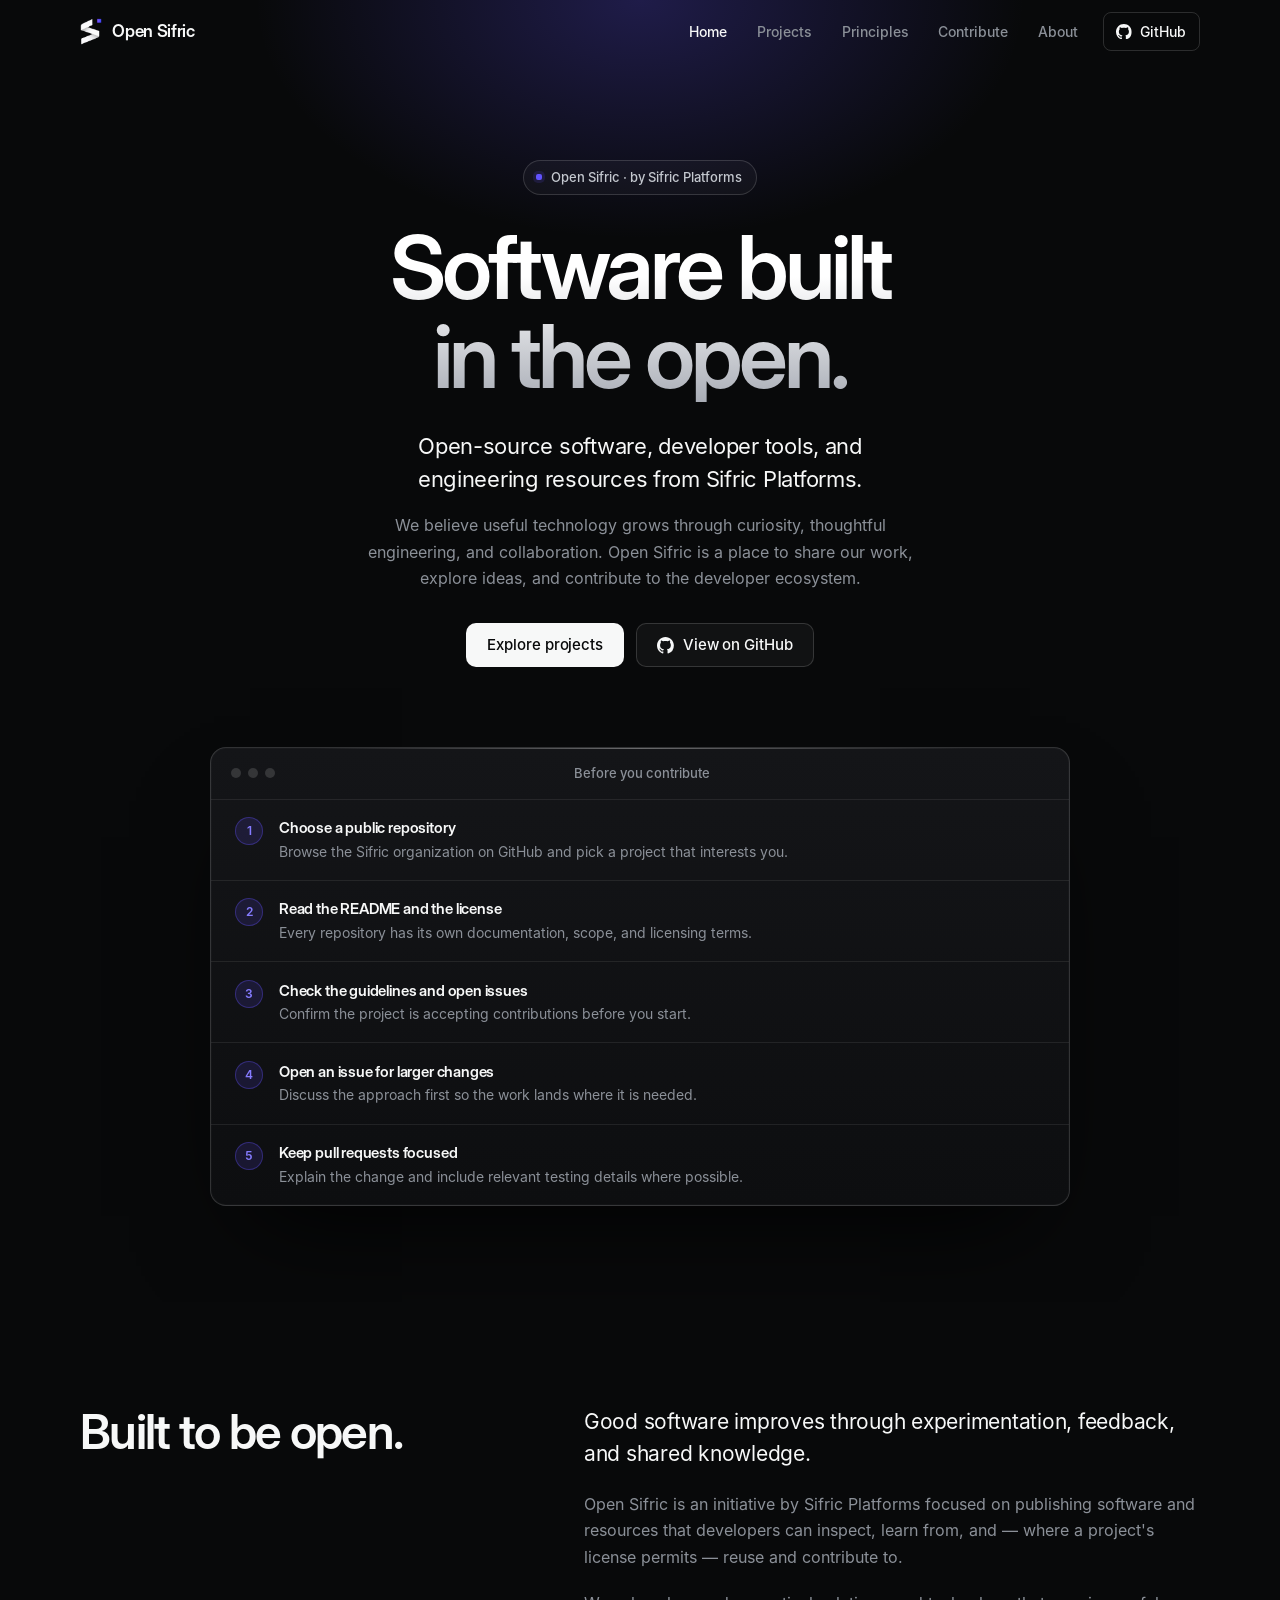
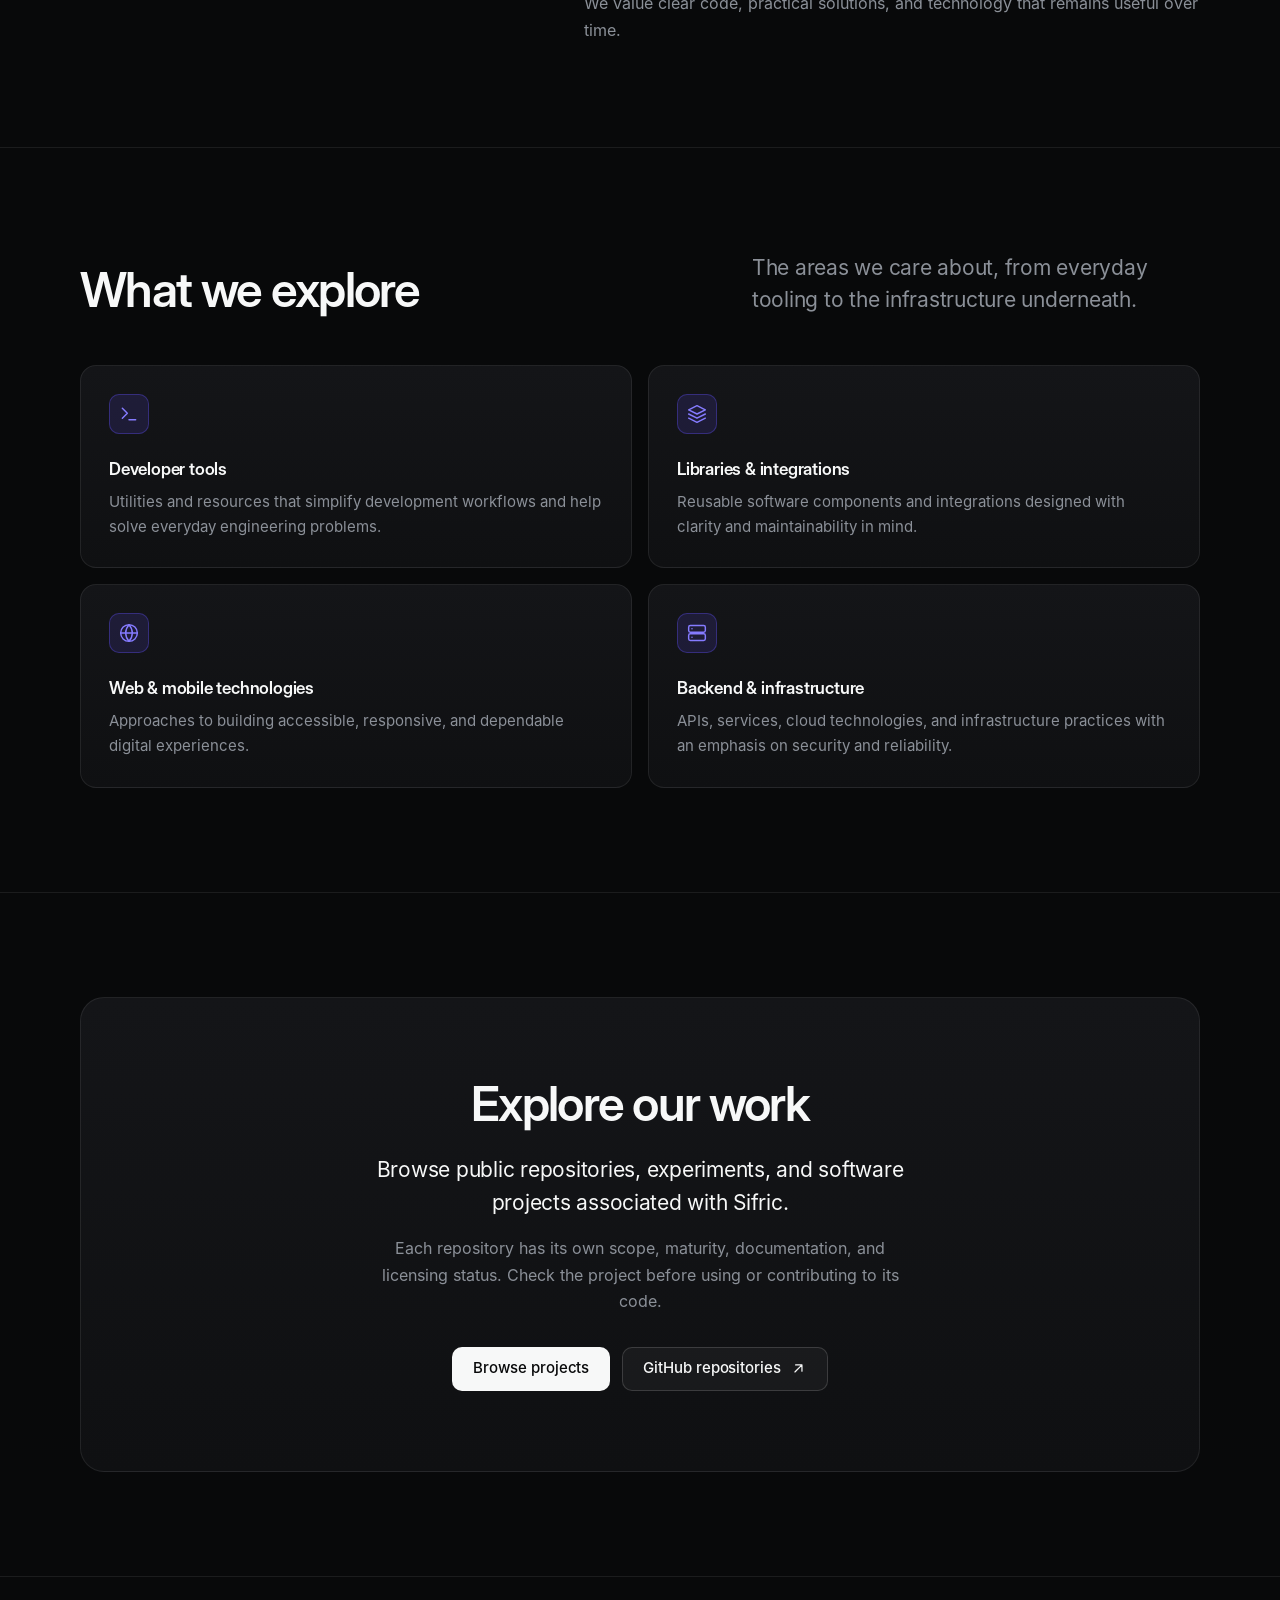
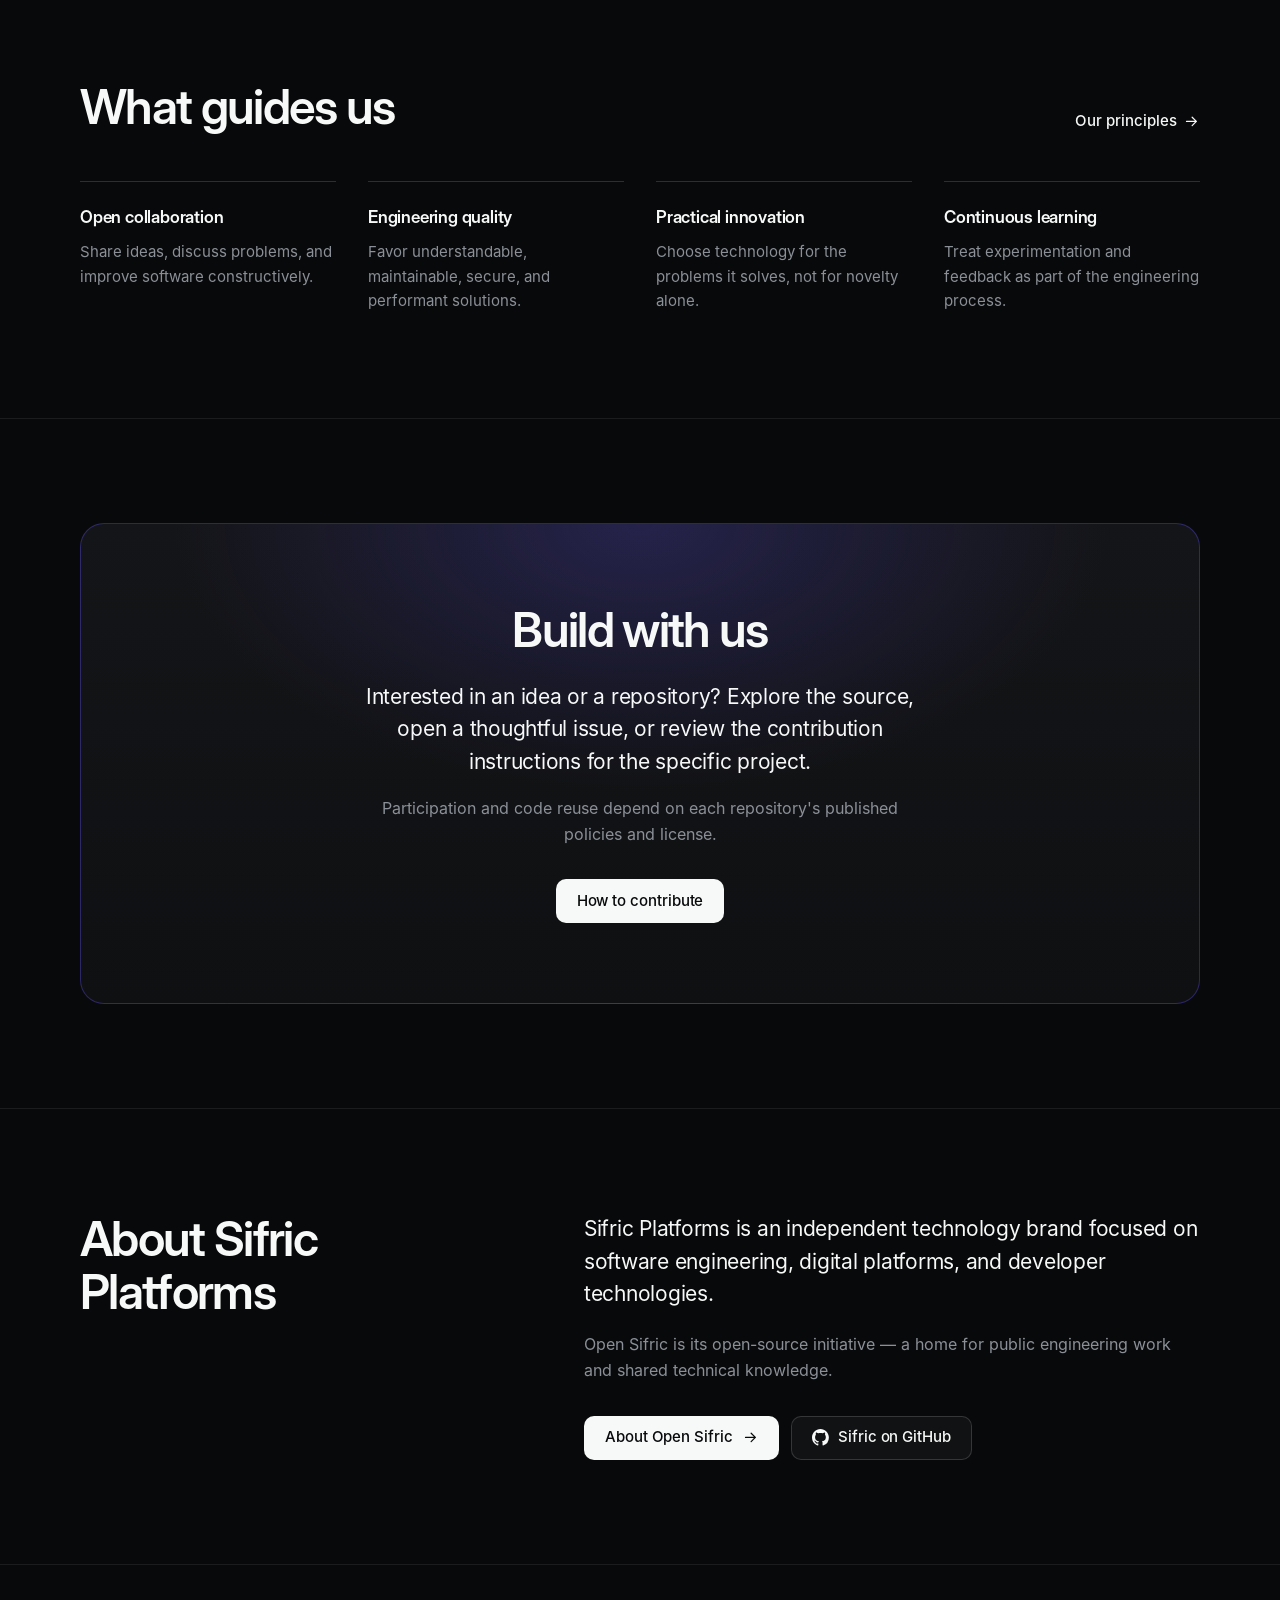
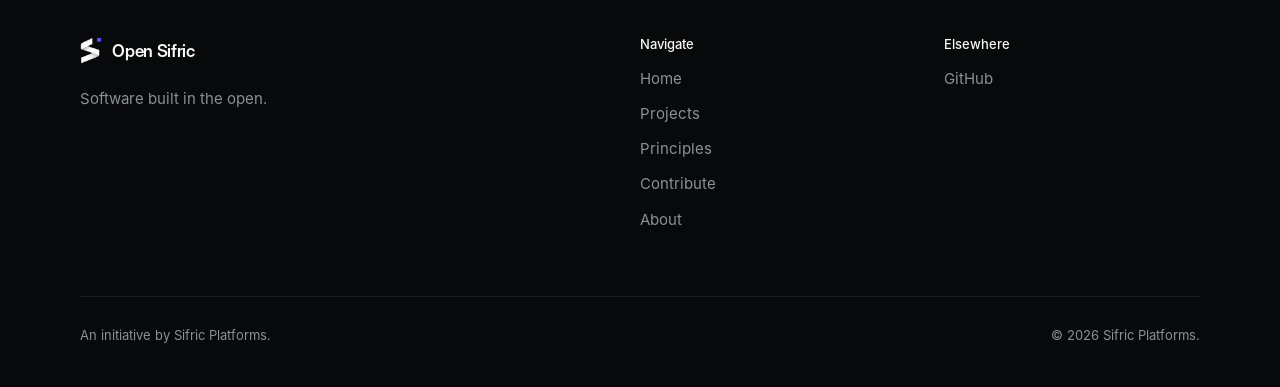
<file: index.html>
<!doctype html>
<html lang="en">
<head>
  <meta charset="utf-8">
  <meta name="viewport" content="width=device-width, initial-scale=1">
  <title>Open Sifric — Software built in the open.</title>
  <meta name="description" content="Open-source software, developer tools, and engineering resources from Sifric Platforms.">
  <meta name="robots" content="index, follow, max-image-preview:large, max-snippet:-1, max-video-preview:-1">
  <meta name="author" content="Sifric Platforms">
  <meta name="application-name" content="Open Sifric">
  <meta name="apple-mobile-web-app-title" content="Open Sifric">
  <meta name="referrer" content="strict-origin-when-cross-origin">
  <meta name="theme-color" content="#08090a">
  <meta name="color-scheme" content="dark">
  <link rel="canonical" href="https://sifric.github.io/">
  <link rel="alternate" hreflang="en" href="https://sifric.github.io/">
  <link rel="alternate" hreflang="x-default" href="https://sifric.github.io/">
  <link rel="sitemap" type="application/xml" href="sitemap.xml">
  <link rel="manifest" href="site.webmanifest">
  <meta property="og:type" content="website">
  <meta property="og:site_name" content="Open Sifric">
  <meta property="og:locale" content="en_US">
  <meta property="og:url" content="https://sifric.github.io/">
  <meta property="og:title" content="Open Sifric — Software built in the open.">
  <meta property="og:description" content="Open-source software, developer tools, and engineering resources from Sifric Platforms.">
  <meta property="og:image" content="https://sifric.github.io/assets/og-image.png">
  <meta property="og:image:type" content="image/png">
  <meta property="og:image:width" content="1200">
  <meta property="og:image:height" content="630">
  <meta property="og:image:alt" content="Open Sifric logo with the tagline Software built in the open.">
  <meta name="twitter:card" content="summary_large_image">
  <meta name="twitter:title" content="Open Sifric — Software built in the open.">
  <meta name="twitter:description" content="Open-source software, developer tools, and engineering resources from Sifric Platforms.">
  <meta name="twitter:image" content="https://sifric.github.io/assets/og-image.png">
  <meta name="twitter:image:alt" content="Open Sifric logo with the tagline Software built in the open.">
  <link rel="icon" href="favicon.ico" sizes="48x48">
  <link rel="icon" type="image/png" sizes="64x64" href="assets/favicon.png">
  <link rel="icon" type="image/png" sizes="192x192" href="assets/icon-192.png">
  <link rel="apple-touch-icon" href="assets/apple-touch-icon.png">
  <link rel="preload" href="fonts/inter-regular.woff" as="font" type="font/woff" crossorigin>
  <link rel="preload" href="fonts/inter-display-semibold.woff" as="font" type="font/woff" crossorigin>
  <link rel="stylesheet" href="css/styles.css">
  <script type="application/ld+json">
    {
      "@context": "https://schema.org",
      "@graph": [
        {
          "@type": "Organization",
          "@id": "https://sifric.github.io/#sifric-platforms",
          "name": "Sifric Platforms",
          "description": "An independent technology brand focused on software engineering, digital platforms, and developer technologies.",
          "logo": {
            "@type": "ImageObject",
            "url": "https://sifric.github.io/assets/icon-512.png",
            "width": 512,
            "height": 512
          },
          "image": "https://sifric.github.io/assets/og-image.png",
          "address": {
            "@type": "PostalAddress",
            "addressCountry": "LK"
          },
          "sameAs": [
            "https://github.com/Sifric"
          ]
        },
        {
          "@type": "Organization",
          "@id": "https://sifric.github.io/#open-sifric",
          "name": "Open Sifric",
          "alternateName": "Open Sifric by Sifric Platforms",
          "slogan": "Software built in the open.",
          "description": "The open-source initiative of Sifric Platforms, sharing open-source software, developer tools, and engineering resources.",
          "url": "https://sifric.github.io/",
          "logo": {
            "@type": "ImageObject",
            "url": "https://sifric.github.io/assets/icon-512.png",
            "width": 512,
            "height": 512
          },
          "parentOrganization": {
            "@id": "https://sifric.github.io/#sifric-platforms"
          },
          "knowsAbout": [
            "Open-source software",
            "Developer tools",
            "Software libraries and integrations",
            "Web and mobile technologies",
            "Backend and infrastructure"
          ],
          "sameAs": [
            "https://github.com/Sifric"
          ]
        },
        {
          "@type": "WebSite",
          "@id": "https://sifric.github.io/#website",
          "url": "https://sifric.github.io/",
          "name": "Open Sifric",
          "alternateName": "Open Sifric by Sifric Platforms",
          "description": "Open-source software, developer tools, and engineering resources from Sifric Platforms.",
          "inLanguage": "en",
          "publisher": {
            "@id": "https://sifric.github.io/#open-sifric"
          }
        },
        {
          "@type": "WebPage",
          "@id": "https://sifric.github.io/#webpage",
          "url": "https://sifric.github.io/",
          "name": "Open Sifric — Software built in the open.",
          "description": "Open-source software, developer tools, and engineering resources from Sifric Platforms.",
          "inLanguage": "en",
          "isPartOf": {
            "@id": "https://sifric.github.io/#website"
          },
          "about": {
            "@id": "https://sifric.github.io/#open-sifric"
          },
          "primaryImageOfPage": {
            "@type": "ImageObject",
            "url": "https://sifric.github.io/assets/og-image.png",
            "width": 1200,
            "height": 630
          }
        }
      ]
    }
  </script>
  <noscript>
    <style>
      [data-view] { display: block; }
      [data-view="not-found"] { display: none; }
    </style>
  </noscript>
  <script>document.documentElement.classList.add("js");</script>
  <script src="js/projects.js" defer></script>
  <script src="js/main.js" defer></script>
</head>
<body>
  <svg class="sprite" aria-hidden="true" focusable="false">
    <symbol id="icon-arrow-right" viewBox="0 0 24 24"><path d="M5 12h14M13 6l6 6-6 6"/></symbol>
    <symbol id="icon-arrow-up-right" viewBox="0 0 24 24"><path d="M7 17 17 7M8 7h9v9"/></symbol>
    <symbol id="icon-check" viewBox="0 0 24 24"><path d="M5 12.5l4.5 4.5L19 7.5"/></symbol>
    <symbol id="icon-terminal" viewBox="0 0 24 24"><path d="M4 17l6-6-6-6M12 19h8"/></symbol>
    <symbol id="icon-layers" viewBox="0 0 24 24"><path d="M12 2 2 7l10 5 10-5-10-5zM2 17l10 5 10-5M2 12l10 5 10-5"/></symbol>
    <symbol id="icon-globe" viewBox="0 0 24 24"><circle cx="12" cy="12" r="10"/><path d="M2 12h20M12 2a15.3 15.3 0 0 1 4 10 15.3 15.3 0 0 1-4 10 15.3 15.3 0 0 1-4-10 15.3 15.3 0 0 1 4-10z"/></symbol>
    <symbol id="icon-server" viewBox="0 0 24 24"><rect x="2" y="3" width="20" height="8" rx="2"/><rect x="2" y="13" width="20" height="8" rx="2"/><path d="M6 7h.01M6 17h.01"/></symbol>
    <symbol id="icon-book" viewBox="0 0 24 24"><path d="M4 19.5v-15A2.5 2.5 0 0 1 6.5 2H20v20H6.5a2.5 2.5 0 0 1 0-5H20"/></symbol>
    <symbol id="icon-github" viewBox="0 0 16 16"><path d="M8 0C3.58 0 0 3.58 0 8c0 3.54 2.29 6.53 5.47 7.59.4.07.55-.17.55-.38 0-.19-.01-.82-.01-1.49-2.01.37-2.53-.49-2.69-.94-.09-.23-.48-.94-.82-1.13-.28-.15-.68-.52-.01-.53.63-.01 1.08.58 1.23.82.72 1.21 1.87.87 2.33.66.07-.52.28-.87.51-1.07-1.78-.2-3.64-.89-3.64-3.95 0-.87.31-1.59.82-2.15-.08-.2-.36-1.02.08-2.12 0 0 .67-.21 2.2.82.64-.18 1.32-.27 2-.27.68 0 1.36.09 2 .27 1.53-1.04 2.2-.82 2.2-.82.44 1.1.16 1.92.08 2.12.51.56.82 1.27.82 2.15 0 3.07-1.87 3.75-3.65 3.95.29.25.54.73.54 1.48 0 1.07-.01 1.93-.01 2.2 0 .21.15.46.55.38A8.013 8.013 0 0016 8c0-4.42-3.58-8-8-8z"/></symbol>
  </svg>

  <a class="skip-link" href="#main" data-skip>Skip to content</a>

  <header class="site-header" data-header>
    <div class="container header-inner">
      <a class="brand" href="#/" aria-label="Open Sifric home">
        <img src="assets/icon.png" alt="" width="22" height="27">
        <span>Open Sifric</span>
      </a>
      <button class="menu-button" type="button" aria-expanded="false" aria-controls="primary-nav" aria-label="Open menu" data-menu-button>
        <span></span>
        <span></span>
      </button>
      <nav class="primary-nav" id="primary-nav" aria-label="Primary">
        <a href="#/" data-route-link="home">Home</a>
        <a href="#/projects" data-route-link="projects">Projects</a>
        <a href="#/principles" data-route-link="principles">Principles</a>
        <a href="#/contribute" data-route-link="contribute">Contribute</a>
        <a href="#/about" data-route-link="about">About</a>
        <a class="nav-github" href="https://github.com/Sifric" target="_blank" rel="noopener noreferrer">
          <svg class="icon icon-fill" viewBox="0 0 16 16" aria-hidden="true"><use href="#icon-github"/></svg>
          GitHub
        </a>
      </nav>
    </div>
  </header>

  <main id="main" tabindex="-1">

    <section class="view" data-view="home" data-title="Open Sifric — Software built in the open." data-description="Open-source software, developer tools, and engineering resources from Sifric Platforms.">
      <div class="hero">
        <div class="container">
          <p class="badge reveal"><span class="badge-dot"></span>Open Sifric · by Sifric Platforms</p>
          <h1 class="hero-title reveal">Software built in the open.</h1>
          <p class="hero-lead reveal">Open-source software, developer tools, and engineering resources from Sifric Platforms.</p>
          <p class="hero-copy reveal">We believe useful technology grows through curiosity, thoughtful engineering, and collaboration. Open Sifric is a place to share our work, explore ideas, and contribute to the developer ecosystem.</p>
          <div class="button-row reveal">
            <a class="button button-primary" href="#/projects">Explore projects</a>
            <a class="button button-secondary" href="https://github.com/Sifric" target="_blank" rel="noopener noreferrer">
              <svg class="icon icon-fill" viewBox="0 0 16 16" aria-hidden="true"><use href="#icon-github"/></svg>
              View on GitHub
            </a>
          </div>

          <div class="window reveal">
            <div class="window-bar">
              <span class="window-dots"><i></i><i></i><i></i></span>
              <span class="window-title">Before you contribute</span>
            </div>
            <ol class="checklist">
              <li>
                <span class="checklist-number">1</span>
                <div>
                  <h3>Choose a public repository</h3>
                  <p>Browse the Sifric organization on GitHub and pick a project that interests you.</p>
                </div>
              </li>
              <li>
                <span class="checklist-number">2</span>
                <div>
                  <h3>Read the README and the license</h3>
                  <p>Every repository has its own documentation, scope, and licensing terms.</p>
                </div>
              </li>
              <li>
                <span class="checklist-number">3</span>
                <div>
                  <h3>Check the guidelines and open issues</h3>
                  <p>Confirm the project is accepting contributions before you start.</p>
                </div>
              </li>
              <li>
                <span class="checklist-number">4</span>
                <div>
                  <h3>Open an issue for larger changes</h3>
                  <p>Discuss the approach first so the work lands where it is needed.</p>
                </div>
              </li>
              <li>
                <span class="checklist-number">5</span>
                <div>
                  <h3>Keep pull requests focused</h3>
                  <p>Explain the change and include relevant testing details where possible.</p>
                </div>
              </li>
            </ol>
          </div>
        </div>
      </div>

      <section class="section">
        <div class="container split">
          <h2 class="reveal">Built to be open.</h2>
          <div class="split-body reveal">
            <p class="lead">Good software improves through experimentation, feedback, and shared knowledge.</p>
            <p>Open Sifric is an initiative by Sifric Platforms focused on publishing software and resources that developers can inspect, learn from, and — where a project's license permits — reuse and contribute to.</p>
            <p>We value clear code, practical solutions, and technology that remains useful over time.</p>
          </div>
        </div>
      </section>

      <section class="section">
        <div class="container">
          <div class="section-head reveal">
            <h2>What we explore</h2>
            <p class="lead">The areas we care about, from everyday tooling to the infrastructure underneath.</p>
          </div>
          <div class="card-grid">
            <article class="card reveal">
              <span class="card-icon"><svg class="icon" viewBox="0 0 24 24" aria-hidden="true"><use href="#icon-terminal"/></svg></span>
              <h3>Developer tools</h3>
              <p>Utilities and resources that simplify development workflows and help solve everyday engineering problems.</p>
            </article>
            <article class="card reveal">
              <span class="card-icon"><svg class="icon" viewBox="0 0 24 24" aria-hidden="true"><use href="#icon-layers"/></svg></span>
              <h3>Libraries &amp; integrations</h3>
              <p>Reusable software components and integrations designed with clarity and maintainability in mind.</p>
            </article>
            <article class="card reveal">
              <span class="card-icon"><svg class="icon" viewBox="0 0 24 24" aria-hidden="true"><use href="#icon-globe"/></svg></span>
              <h3>Web &amp; mobile technologies</h3>
              <p>Approaches to building accessible, responsive, and dependable digital experiences.</p>
            </article>
            <article class="card reveal">
              <span class="card-icon"><svg class="icon" viewBox="0 0 24 24" aria-hidden="true"><use href="#icon-server"/></svg></span>
              <h3>Backend &amp; infrastructure</h3>
              <p>APIs, services, cloud technologies, and infrastructure practices with an emphasis on security and reliability.</p>
            </article>
          </div>
        </div>
      </section>

      <section class="section">
        <div class="container">
          <div class="panel reveal">
            <h2>Explore our work</h2>
            <p class="lead">Browse public repositories, experiments, and software projects associated with Sifric.</p>
            <p>Each repository has its own scope, maturity, documentation, and licensing status. Check the project before using or contributing to its code.</p>
            <div class="button-row button-row-center">
              <a class="button button-primary" href="#/projects">Browse projects</a>
              <a class="button button-secondary" href="https://github.com/orgs/Sifric/repositories" target="_blank" rel="noopener noreferrer">
                GitHub repositories
                <svg class="icon" viewBox="0 0 24 24" aria-hidden="true"><use href="#icon-arrow-up-right"/></svg>
              </a>
            </div>
          </div>
        </div>
      </section>

      <section class="section">
        <div class="container">
          <div class="section-head reveal">
            <h2>What guides us</h2>
            <a class="text-link" href="#/principles">
              Our principles
              <svg class="icon" viewBox="0 0 24 24" aria-hidden="true"><use href="#icon-arrow-right"/></svg>
            </a>
          </div>
          <div class="pillars">
            <article class="pillar reveal">
              <h3>Open collaboration</h3>
              <p>Share ideas, discuss problems, and improve software constructively.</p>
            </article>
            <article class="pillar reveal">
              <h3>Engineering quality</h3>
              <p>Favor understandable, maintainable, secure, and performant solutions.</p>
            </article>
            <article class="pillar reveal">
              <h3>Practical innovation</h3>
              <p>Choose technology for the problems it solves, not for novelty alone.</p>
            </article>
            <article class="pillar reveal">
              <h3>Continuous learning</h3>
              <p>Treat experimentation and feedback as part of the engineering process.</p>
            </article>
          </div>
        </div>
      </section>

      <section class="section">
        <div class="container">
          <div class="panel panel-accent reveal">
            <h2>Build with us</h2>
            <p class="lead">Interested in an idea or a repository? Explore the source, open a thoughtful issue, or review the contribution instructions for the specific project.</p>
            <p>Participation and code reuse depend on each repository's published policies and license.</p>
            <div class="button-row button-row-center">
              <a class="button button-primary" href="#/contribute">How to contribute</a>
            </div>
          </div>
        </div>
      </section>

      <section class="section">
        <div class="container split">
          <h2 class="reveal">About Sifric Platforms</h2>
          <div class="split-body reveal">
            <p class="lead">Sifric Platforms is an independent technology brand focused on software engineering, digital platforms, and developer technologies.</p>
            <p>Open Sifric is its open-source initiative — a home for public engineering work and shared technical knowledge.</p>
            <div class="button-row">
              <a class="button button-primary" href="#/about">
                About Open Sifric
                <svg class="icon" viewBox="0 0 24 24" aria-hidden="true"><use href="#icon-arrow-right"/></svg>
              </a>
              <a class="button button-secondary" href="https://github.com/Sifric" target="_blank" rel="noopener noreferrer">
                <svg class="icon icon-fill" viewBox="0 0 16 16" aria-hidden="true"><use href="#icon-github"/></svg>
                Sifric on GitHub
              </a>
            </div>
          </div>
        </div>
      </section>
    </section>

    <section class="view" data-view="projects" data-title="Projects — Open Sifric" data-description="Explore public repositories, developer tools, experiments, and resources from Sifric Platforms on GitHub." hidden>
      <div class="page-hero">
        <div class="container">
          <h1 class="page-title reveal">Projects</h1>
          <p class="page-lead reveal">Explore what we're building.</p>
          <p class="page-copy reveal">Discover public repositories, developer tools, experiments, and resources from Sifric Platforms.</p>
          <p class="notice reveal">Our work evolves over time. A public repository may be an early experiment, an actively maintained project, or an archived reference. Read its documentation and licensing terms before relying on it.</p>
        </div>
      </div>

      <section class="section">
        <div class="container split">
          <h2 class="reveal">Browse on GitHub</h2>
          <div class="split-body reveal">
            <p>The current source of truth for public projects is our GitHub organization.</p>
            <div class="button-row">
              <a class="button button-secondary" href="https://github.com/orgs/Sifric/repositories" target="_blank" rel="noopener noreferrer">
                <svg class="icon icon-fill" viewBox="0 0 16 16" aria-hidden="true"><use href="#icon-github"/></svg>
                View all repositories
              </a>
            </div>
          </div>
        </div>
      </section>

      <section class="section">
        <div class="container">
          <div class="section-head reveal">
            <h2>Project directory</h2>
            <p class="lead">Listed directly from the public repositories in our GitHub organization.</p>
          </div>
          <div class="project-grid" data-project-list aria-live="polite" aria-busy="true">
            <noscript>
              <div class="project-status">
                <h3>Project list needs JavaScript</h3>
                <p>Browse every public repository directly on GitHub.</p>
                <div class="button-row button-row-center">
                  <a class="button button-secondary" href="https://github.com/orgs/Sifric/repositories">View on GitHub</a>
                </div>
              </div>
            </noscript>
          </div>
        </div>
      </section>

      <section class="section">
        <div class="container split">
          <h2 class="reveal">Project websites</h2>
          <div class="split-body reveal">
            <p>Some repositories may publish their own GitHub Pages websites at <code>https://sifric.github.io/{repository-name}/</code>. These addresses exist only when the respective repository has a configured and deployed Pages site.</p>
            <div class="button-row">
              <a class="button button-secondary" href="#/">Return home</a>
            </div>
          </div>
        </div>
      </section>
    </section>

    <section class="view" data-view="principles" data-title="Principles — Open Sifric" data-description="The engineering principles behind Open Sifric: clarity, real problems, security, maintainability, learning in public, and respectful collaboration." hidden>
      <div class="page-hero">
        <div class="container">
          <h1 class="page-title reveal">Our principles</h1>
          <p class="page-lead reveal">Thoughtful software, built with purpose.</p>
        </div>
      </div>

      <section class="section">
        <div class="container">
          <div class="card-grid card-grid-three">
            <article class="card reveal">
              <span class="card-number">01</span>
              <h3>Clarity first</h3>
              <p>Favor understandable systems, readable code, and documentation that makes decisions easier to follow.</p>
            </article>
            <article class="card reveal">
              <span class="card-number">02</span>
              <h3>Build for real problems</h3>
              <p>Choose solutions based on practical needs and measurable benefits rather than trends alone.</p>
            </article>
            <article class="card reveal">
              <span class="card-number">03</span>
              <h3>Security and responsibility</h3>
              <p>Treat security, privacy, and reliability as engineering concerns from the beginning.</p>
            </article>
            <article class="card reveal">
              <span class="card-number">04</span>
              <h3>Keep it maintainable</h3>
              <p>Prefer designs that can be tested, reviewed, improved, and operated over time.</p>
            </article>
            <article class="card reveal">
              <span class="card-number">05</span>
              <h3>Learn in public</h3>
              <p>Share useful lessons and welcome constructive feedback where appropriate.</p>
            </article>
            <article class="card reveal">
              <span class="card-number">06</span>
              <h3>Collaborate respectfully</h3>
              <p>Encourage thoughtful discussion and contributions that improve the software and the experience of working together.</p>
            </article>
          </div>
          <div class="button-row button-row-center page-action reveal">
            <a class="button button-primary" href="#/projects">Browse projects</a>
          </div>
        </div>
      </section>
    </section>

    <section class="view" data-view="contribute" data-title="Contribute — Open Sifric" data-description="How to take part in Open Sifric projects: choose a repository, read its license and guidelines, report issues, and send focused pull requests." hidden>
      <div class="page-hero">
        <div class="container">
          <h1 class="page-title reveal">Contribute</h1>
          <p class="page-lead reveal">Good ideas improve through collaboration.</p>
          <p class="page-copy reveal">There are different ways to take part in Open Sifric projects: reading code, reporting reproducible bugs, proposing improvements, improving documentation, or contributing a change.</p>
        </div>
      </div>

      <section class="section">
        <div class="container split">
          <h2 class="reveal">Before you begin</h2>
          <ol class="steps reveal">
            <li>
              <span class="steps-number">1</span>
              <p>Choose a public repository from the <a href="https://github.com/orgs/Sifric/repositories" target="_blank" rel="noopener noreferrer">Sifric organization on GitHub</a>.</p>
            </li>
            <li>
              <span class="steps-number">2</span>
              <p>Read its README, license, contribution guidelines, and open issues.</p>
            </li>
            <li>
              <span class="steps-number">3</span>
              <p>Check whether the project is accepting contributions.</p>
            </li>
            <li>
              <span class="steps-number">4</span>
              <p>For larger changes, open an issue to discuss the approach before implementing it.</p>
            </li>
            <li>
              <span class="steps-number">5</span>
              <p>Keep pull requests focused, explain the change, and include relevant testing details where possible.</p>
            </li>
          </ol>
        </div>
      </section>

      <section class="section">
        <div class="container split">
          <h2 class="reveal">Reporting issues</h2>
          <div class="split-body reveal">
            <p>Describe what happened, what you expected, and how to reproduce the issue. Include version and environment details where relevant. Avoid posting credentials, private data, or security-sensitive details publicly.</p>
          </div>
        </div>
      </section>

      <section class="section">
        <div class="container split">
          <h2 class="reveal">Security concerns</h2>
          <div class="split-body reveal">
            <p>Do not disclose exploitable vulnerabilities in public issues. Check the repository's security policy for a private reporting channel. If none exists, avoid posting sensitive technical details publicly until a safe contact method is available.</p>
          </div>
        </div>
      </section>

      <section class="section">
        <div class="container split">
          <h2 class="reveal">Licensing</h2>
          <div class="split-body reveal">
            <p>Publicly visible source code is not automatically open-source licensed. Review the license of each repository before copying, redistributing, or modifying code.</p>
            <div class="button-row">
              <a class="button button-secondary" href="https://github.com/orgs/Sifric/repositories" target="_blank" rel="noopener noreferrer">
                Explore repositories
                <svg class="icon" viewBox="0 0 24 24" aria-hidden="true"><use href="#icon-arrow-up-right"/></svg>
              </a>
            </div>
          </div>
        </div>
      </section>
    </section>

    <section class="view" data-view="about" data-title="About — Open Sifric" data-description="Open Sifric is the open-source initiative of Sifric Platforms, an independent technology brand based in Sri Lanka focused on software engineering and digital products." hidden>
      <div class="page-hero">
        <div class="container">
          <h1 class="page-title reveal">About Open Sifric</h1>
          <p class="page-lead reveal">A place for software built in the open.</p>
          <p class="page-copy reveal">Open Sifric is the open-source initiative of Sifric Platforms, an independent technology brand focused on software engineering and digital products.</p>
          <p class="page-copy reveal">We use this initiative to share public projects, engineering experiments, developer resources, and ideas worth exploring together.</p>
        </div>
      </div>

      <section class="section">
        <div class="container split">
          <h2 class="reveal">Our purpose</h2>
          <div class="split-body reveal">
            <p class="lead">Make useful software and technical knowledge easier to discover, understand, and improve.</p>
            <p>We aim to build with care: readable code, thoughtful architecture, responsible security practices, and documentation that helps others get started.</p>
          </div>
        </div>
      </section>

      <section class="section">
        <div class="container split">
          <h2 class="reveal">Our focus</h2>
          <div class="split-body reveal">
            <p>Our areas of interest include developer tooling, libraries, web and mobile technologies, APIs, backend systems, and cloud infrastructure.</p>
            <p class="notice">These are areas of focus, not claims that published projects exist in every category.</p>
          </div>
        </div>
      </section>

      <section class="section">
        <div class="container split">
          <h2 class="reveal">About Sifric Platforms</h2>
          <div class="split-body reveal">
            <p>Sifric Platforms is an independent technology brand based in Sri Lanka. Open Sifric is one part of its wider interest in building practical software and digital platforms.</p>
            <div class="button-row">
              <a class="button button-primary" href="#/projects">Explore projects</a>
              <a class="button button-secondary" href="https://github.com/Sifric" target="_blank" rel="noopener noreferrer">
                <svg class="icon icon-fill" viewBox="0 0 16 16" aria-hidden="true"><use href="#icon-github"/></svg>
                Visit GitHub
              </a>
            </div>
          </div>
        </div>
      </section>
    </section>

    <section class="view" data-view="not-found" data-title="Page not found — Open Sifric" data-description="The page you're looking for doesn't exist or may have moved." hidden>
      <div class="error-page">
        <div class="container">
          <p class="error-code" aria-hidden="true">404<span class="error-dot"></span></p>
          <h1 class="error-title">Page not found</h1>
          <p class="error-copy">The page you're looking for doesn't exist or may have moved. Try one of these instead.</p>
          <div class="button-row button-row-center">
            <a class="button button-primary" href="#/">Back to home</a>
            <a class="button button-secondary" href="https://github.com/Sifric" target="_blank" rel="noopener noreferrer">
              <svg class="icon icon-fill" viewBox="0 0 16 16" aria-hidden="true"><use href="#icon-github"/></svg>
              View on GitHub
            </a>
          </div>
          <nav class="quick-links" aria-label="Helpful pages">
            <a class="quick-link" href="#/projects">
              <span class="quick-link-title">Projects<svg class="icon" viewBox="0 0 24 24" aria-hidden="true"><use href="#icon-arrow-right"/></svg></span>
              <span class="quick-link-text">Browse public repositories from Sifric.</span>
            </a>
            <a class="quick-link" href="#/principles">
              <span class="quick-link-title">Principles<svg class="icon" viewBox="0 0 24 24" aria-hidden="true"><use href="#icon-arrow-right"/></svg></span>
              <span class="quick-link-text">How we think about engineering.</span>
            </a>
            <a class="quick-link" href="#/contribute">
              <span class="quick-link-title">Contribute<svg class="icon" viewBox="0 0 24 24" aria-hidden="true"><use href="#icon-arrow-right"/></svg></span>
              <span class="quick-link-text">Ways to take part in our projects.</span>
            </a>
            <a class="quick-link" href="#/about">
              <span class="quick-link-title">About<svg class="icon" viewBox="0 0 24 24" aria-hidden="true"><use href="#icon-arrow-right"/></svg></span>
              <span class="quick-link-text">What Open Sifric is and why it exists.</span>
            </a>
          </nav>
        </div>
      </div>
    </section>

  </main>

  <footer class="site-footer">
    <div class="container">
      <div class="footer-grid">
        <div class="footer-brand">
          <a class="brand" href="#/" aria-label="Open Sifric home">
            <img src="assets/icon.png" alt="" width="22" height="27">
            <span>Open Sifric</span>
          </a>
          <p>Software built in the open.</p>
        </div>
        <nav class="footer-column" aria-label="Footer">
          <h2>Navigate</h2>
          <a href="#/">Home</a>
          <a href="#/projects">Projects</a>
          <a href="#/principles">Principles</a>
          <a href="#/contribute">Contribute</a>
          <a href="#/about">About</a>
        </nav>
        <div class="footer-column">
          <h2>Elsewhere</h2>
          <a href="https://github.com/Sifric" target="_blank" rel="noopener noreferrer">GitHub</a>
        </div>
      </div>
      <div class="footer-bottom">
        <p>An initiative by Sifric Platforms.</p>
        <p>© 2026 Sifric Platforms.</p>
      </div>
    </div>
  </footer>
</body>
</html>
</file>
<file: css/styles.css>
@font-face {
  font-family: "Inter";
  font-style: normal;
  font-weight: 400;
  font-display: swap;
  src: url("../fonts/inter-regular.woff") format("woff");
}

@font-face {
  font-family: "Inter";
  font-style: normal;
  font-weight: 500;
  font-display: swap;
  src: url("../fonts/inter-medium.woff") format("woff");
}

@font-face {
  font-family: "Inter";
  font-style: normal;
  font-weight: 600;
  font-display: swap;
  src: url("../fonts/inter-semibold.woff") format("woff");
}

@font-face {
  font-family: "Inter Display";
  font-style: normal;
  font-weight: 600;
  font-display: swap;
  src: url("../fonts/inter-display-semibold.woff") format("woff");
}

:root {
  --bg: #08090a;
  --surface: #0f1012;
  --surface-raised: #141518;
  --surface-hover: #181a1d;
  --line: rgba(255, 255, 255, 0.08);
  --line-strong: rgba(255, 255, 255, 0.15);
  --text: #f7f8f8;
  --text-soft: #c4c8cf;
  --text-muted: #8b9098;
  --accent: #6152fe;
  --accent-bright: #857bff;
  --accent-soft: rgba(97, 82, 254, 0.14);
  --accent-line: rgba(97, 82, 254, 0.35);
  --radius-small: 8px;
  --radius: 12px;
  --radius-large: 20px;
  --container: 1120px;
  --header-height: 64px;
  --font: "Inter", -apple-system, BlinkMacSystemFont, "Segoe UI", Roboto, "Helvetica Neue", Arial, sans-serif;
  --font-display: "Inter Display", "Inter", -apple-system, BlinkMacSystemFont, "Segoe UI", Roboto, sans-serif;
  --ease: cubic-bezier(0.22, 0.61, 0.36, 1);
}

*,
*::before,
*::after {
  box-sizing: border-box;
}

html {
  -webkit-text-size-adjust: 100%;
  scroll-padding-top: calc(var(--header-height) + 16px);
  background: var(--bg);
}

body {
  margin: 0;
  min-height: 100vh;
  display: flex;
  flex-direction: column;
  background: var(--bg);
  color: var(--text-soft);
  font-family: var(--font);
  font-size: 16px;
  line-height: 1.65;
  -webkit-font-smoothing: antialiased;
  -moz-osx-font-smoothing: grayscale;
  text-rendering: optimizeLegibility;
}

main {
  flex: 1;
  outline: none;
}

img,
svg {
  display: block;
  max-width: 100%;
}

h1,
h2,
h3,
p,
ol,
ul {
  margin: 0;
}

ol,
ul {
  padding: 0;
  list-style: none;
}

a {
  color: inherit;
  text-decoration: none;
}

button {
  font: inherit;
  color: inherit;
}

code {
  font-family: ui-monospace, "SF Mono", SFMono-Regular, Menlo, Consolas, monospace;
  font-size: 0.875em;
  padding: 0.15em 0.45em;
  border-radius: 6px;
  background: rgba(255, 255, 255, 0.06);
  border: 1px solid var(--line);
  color: var(--text);
  white-space: nowrap;
}

::selection {
  background: rgba(97, 82, 254, 0.45);
  color: #fff;
}

:focus-visible {
  outline: 2px solid var(--accent-bright);
  outline-offset: 3px;
  border-radius: 4px;
}

.sprite {
  position: absolute;
  width: 0;
  height: 0;
  overflow: hidden;
}

.icon {
  width: 1.125em;
  height: 1.125em;
  flex-shrink: 0;
  fill: none;
  stroke: currentColor;
  stroke-width: 1.75;
  stroke-linecap: round;
  stroke-linejoin: round;
}

.icon-fill {
  fill: currentColor;
  stroke: none;
}

.container {
  width: min(var(--container), 100% - 3rem);
  margin-inline: auto;
}

.skip-link {
  position: fixed;
  top: 12px;
  left: 12px;
  z-index: 200;
  padding: 0.6rem 1rem;
  border-radius: var(--radius-small);
  background: var(--text);
  color: var(--bg);
  font-weight: 500;
  transform: translateY(-200%);
}

.skip-link:focus {
  transform: none;
}

.site-header {
  position: fixed;
  inset: 0 0 auto 0;
  z-index: 50;
  height: var(--header-height);
  border-bottom: 1px solid transparent;
  transition: border-color 0.3s var(--ease);
}

.site-header::before {
  content: "";
  position: absolute;
  inset: 0;
  z-index: -1;
  background: transparent;
  transition: background 0.3s var(--ease);
}

.site-header.is-scrolled {
  border-bottom-color: var(--line);
}

.site-header.is-scrolled::before {
  background: rgba(8, 9, 10, 0.78);
  -webkit-backdrop-filter: saturate(180%) blur(20px);
  backdrop-filter: saturate(180%) blur(20px);
}

.header-inner {
  height: 100%;
  display: flex;
  align-items: center;
  justify-content: space-between;
}

.brand {
  display: inline-flex;
  align-items: center;
  gap: 0.65rem;
  font-family: var(--font-display);
  font-size: 1.0625rem;
  font-weight: 600;
  letter-spacing: -0.02em;
  color: var(--text);
}

.brand img {
  width: 22px;
  height: auto;
}

.primary-nav {
  display: flex;
  align-items: center;
  gap: 0.25rem;
}

.primary-nav a {
  padding: 0.45rem 0.8rem;
  border-radius: var(--radius-small);
  font-size: 0.875rem;
  font-weight: 500;
  color: var(--text-muted);
  transition: color 0.2s var(--ease), background 0.2s var(--ease);
}

.primary-nav a:hover {
  color: var(--text);
  background: rgba(255, 255, 255, 0.05);
}

.primary-nav a[aria-current="page"] {
  color: var(--text);
}

.primary-nav .nav-github {
  display: inline-flex;
  align-items: center;
  gap: 0.5rem;
  margin-left: 0.5rem;
  border: 1px solid var(--line-strong);
  color: var(--text);
}

.menu-button {
  display: none;
  position: relative;
  width: 40px;
  height: 40px;
  padding: 0;
  border: 0;
  border-radius: var(--radius-small);
  background: transparent;
  cursor: pointer;
}

.menu-button span {
  position: absolute;
  left: 11px;
  right: 11px;
  height: 1.5px;
  background: var(--text);
  transition: transform 0.3s var(--ease), top 0.3s var(--ease);
}

.menu-button span:first-child {
  top: 15px;
}

.menu-button span:last-child {
  top: 23px;
}

.site-header[data-open="true"] .menu-button span:first-child {
  top: 19px;
  transform: rotate(45deg);
}

.site-header[data-open="true"] .menu-button span:last-child {
  top: 19px;
  transform: rotate(-45deg);
}

h1,
h2,
h3 {
  font-family: var(--font-display);
  font-weight: 600;
  color: var(--text);
}

h2 {
  font-size: clamp(2rem, 1.2rem + 2.6vw, 3rem);
  line-height: 1.1;
  letter-spacing: -0.035em;
}

h3 {
  font-size: 1.0625rem;
  line-height: 1.4;
  letter-spacing: -0.012em;
}

.lead {
  font-size: clamp(1.125rem, 1rem + 0.5vw, 1.3125rem);
  line-height: 1.55;
  letter-spacing: -0.012em;
  color: var(--text);
}

.button {
  display: inline-flex;
  align-items: center;
  justify-content: center;
  gap: 0.55rem;
  height: 44px;
  padding: 0 1.25rem;
  border: 1px solid transparent;
  border-radius: 10px;
  font-size: 0.9375rem;
  font-weight: 500;
  letter-spacing: -0.005em;
  white-space: nowrap;
  cursor: pointer;
  transition: background 0.2s var(--ease), border-color 0.2s var(--ease), box-shadow 0.2s var(--ease), color 0.2s var(--ease);
}

.button .icon {
  transition: transform 0.25s var(--ease);
}

.button:hover .icon:not(.icon-fill) {
  transform: translateX(3px);
}

.button-primary {
  background: var(--text);
  color: var(--bg);
}

.button-primary:hover {
  background: #fff;
  box-shadow: 0 0 0 4px rgba(255, 255, 255, 0.1);
}

.button-secondary {
  background: rgba(255, 255, 255, 0.04);
  border-color: var(--line-strong);
  color: var(--text);
}

.button-secondary:hover {
  background: rgba(255, 255, 255, 0.08);
  border-color: rgba(255, 255, 255, 0.24);
}

.button-row {
  display: flex;
  flex-wrap: wrap;
  gap: 0.75rem;
  margin-top: 2rem;
}

.button-row-center {
  justify-content: center;
}

.text-link {
  display: inline-flex;
  align-items: center;
  gap: 0.4rem;
  font-size: 0.9375rem;
  font-weight: 500;
  color: var(--text);
  transition: color 0.2s var(--ease);
}

.text-link .icon {
  transition: transform 0.25s var(--ease);
}

.text-link:hover {
  color: var(--accent-bright);
}

.text-link:hover .icon {
  transform: translateX(3px);
}

.hero {
  position: relative;
  padding: calc(var(--header-height) + 6rem) 0 6rem;
  text-align: center;
  overflow: hidden;
}

.hero::before {
  content: "";
  position: absolute;
  top: 0;
  left: 50%;
  width: min(1100px, 140%);
  height: 620px;
  transform: translateX(-50%);
  background: radial-gradient(50% 55% at 50% 0%, rgba(97, 82, 254, 0.26), rgba(97, 82, 254, 0) 70%);
  pointer-events: none;
}

.hero .container {
  position: relative;
}

.badge {
  display: inline-flex;
  align-items: center;
  gap: 0.55rem;
  padding: 0.35rem 0.9rem 0.35rem 0.75rem;
  border: 1px solid var(--line-strong);
  border-radius: 999px;
  background: rgba(255, 255, 255, 0.03);
  font-size: 0.8125rem;
  font-weight: 500;
  color: var(--text-soft);
}

.badge-dot {
  width: 6px;
  height: 6px;
  border-radius: 2px;
  background: var(--accent);
  box-shadow: 0 0 0 3px var(--accent-soft);
}

.hero-title {
  max-width: 16ch;
  margin: 1.75rem auto 0;
  text-wrap: balance;
  font-size: clamp(2.875rem, 1.2rem + 6.4vw, 5.5rem);
  line-height: 1.02;
  letter-spacing: -0.045em;
  background: linear-gradient(180deg, #ffffff 30%, #a9adb6 100%);
  -webkit-background-clip: text;
  background-clip: text;
  -webkit-text-fill-color: transparent;
  color: transparent;
}

.hero-lead {
  max-width: 34rem;
  margin: 1.75rem auto 0;
  font-size: clamp(1.125rem, 1rem + 0.55vw, 1.375rem);
  line-height: 1.5;
  letter-spacing: -0.012em;
  color: var(--text);
}

.hero-copy {
  max-width: 36rem;
  margin: 1rem auto 0;
  color: var(--text-muted);
}

.hero .button-row {
  justify-content: center;
}

.window {
  position: relative;
  max-width: 860px;
  margin: 5rem auto 0;
  border: 1px solid var(--line-strong);
  border-radius: 16px;
  background: linear-gradient(180deg, #141518 0%, #0d0e10 100%);
  box-shadow: 0 50px 100px -40px rgba(0, 0, 0, 0.9), 0 0 0 1px rgba(255, 255, 255, 0.02) inset;
  text-align: left;
  overflow: hidden;
}

.window::before {
  content: "";
  position: absolute;
  top: 0;
  left: 12%;
  right: 12%;
  height: 1px;
  background: linear-gradient(90deg, transparent, rgba(255, 255, 255, 0.35), transparent);
}

.window-bar {
  display: flex;
  align-items: center;
  padding: 0.9rem 1.25rem;
  border-bottom: 1px solid var(--line);
}

.window-dots {
  display: flex;
  gap: 7px;
}

.window-dots i {
  width: 10px;
  height: 10px;
  border-radius: 50%;
  background: rgba(255, 255, 255, 0.14);
}

.window-title {
  flex: 1;
  margin-right: 41px;
  text-align: center;
  font-size: 0.8125rem;
  font-weight: 500;
  color: var(--text-muted);
}

.checklist li {
  display: grid;
  grid-template-columns: 28px 1fr;
  gap: 1rem;
  padding: 1.1rem 1.5rem;
  border-bottom: 1px solid var(--line);
  transition: background 0.2s var(--ease);
}

.checklist li:last-child {
  border-bottom: 0;
}

.checklist li:hover {
  background: rgba(255, 255, 255, 0.02);
}

.checklist-number,
.steps-number {
  display: grid;
  place-items: center;
  width: 28px;
  height: 28px;
  border: 1px solid var(--accent-line);
  border-radius: 50%;
  background: var(--accent-soft);
  font-size: 0.75rem;
  font-weight: 600;
  color: var(--accent-bright);
}

.checklist h3 {
  font-size: 0.9375rem;
  font-weight: 500;
}

.checklist p {
  margin-top: 0.15rem;
  font-size: 0.875rem;
  line-height: 1.55;
  color: var(--text-muted);
}

.section {
  padding: 6.5rem 0;
}

.section + .section {
  border-top: 1px solid var(--line);
}

.split {
  display: grid;
  grid-template-columns: minmax(0, 5fr) minmax(0, 7fr);
  gap: 4rem;
  align-items: start;
}

.split > h2 {
  max-width: 12ch;
}

.split-body > * + * {
  margin-top: 1.25rem;
}

.split-body > .button-row {
  margin-top: 2rem;
}

.split-body p:not(.lead):not(.notice) {
  color: var(--text-muted);
}

.section-head {
  display: flex;
  flex-wrap: wrap;
  align-items: flex-end;
  justify-content: space-between;
  gap: 1rem 2rem;
  margin-bottom: 3rem;
}

.section-head .lead {
  max-width: 28rem;
  color: var(--text-muted);
}

.card-grid {
  display: grid;
  grid-template-columns: repeat(2, minmax(0, 1fr));
  gap: 1rem;
}

.card-grid-three {
  grid-template-columns: repeat(3, minmax(0, 1fr));
}

.card {
  padding: 1.75rem;
  border: 1px solid var(--line);
  border-radius: 16px;
  background: linear-gradient(180deg, var(--surface-raised), var(--surface));
  transition: border-color 0.25s var(--ease), background 0.25s var(--ease), transform 0.25s var(--ease);
}

.card:hover {
  border-color: var(--line-strong);
  background: linear-gradient(180deg, var(--surface-hover), var(--surface-raised));
}

.card h3 {
  margin-top: 1.5rem;
}

.card p {
  margin-top: 0.5rem;
  font-size: 0.9375rem;
  color: var(--text-muted);
}

.card-icon {
  display: grid;
  place-items: center;
  width: 40px;
  height: 40px;
  border: 1px solid var(--accent-line);
  border-radius: 10px;
  background: var(--accent-soft);
  color: var(--accent-bright);
}

.card-icon .icon {
  width: 20px;
  height: 20px;
}

.card-number {
  display: block;
  font-size: 0.8125rem;
  font-weight: 600;
  letter-spacing: 0.02em;
  color: var(--accent-bright);
}

.card-number + h3 {
  margin-top: 1.25rem;
}

.panel {
  position: relative;
  padding: 5rem 2rem;
  border: 1px solid var(--line);
  border-radius: 24px;
  background: linear-gradient(180deg, var(--surface-raised), var(--surface));
  text-align: center;
  overflow: hidden;
}

.panel-accent {
  border-color: var(--accent-line);
  background:
    radial-gradient(60% 80% at 50% 0%, rgba(97, 82, 254, 0.22), rgba(97, 82, 254, 0) 70%),
    linear-gradient(180deg, var(--surface-raised), var(--surface));
}

.panel h2 {
  max-width: 16ch;
  margin-inline: auto;
}

.panel .lead {
  max-width: 36rem;
  margin: 1.5rem auto 0;
}

.panel p:not(.lead) {
  max-width: 34rem;
  margin: 1rem auto 0;
  color: var(--text-muted);
}

.pillars {
  display: grid;
  grid-template-columns: repeat(4, minmax(0, 1fr));
  gap: 2rem;
}

.pillar {
  padding-top: 1.5rem;
  border-top: 1px solid var(--line-strong);
}

.pillar p {
  margin-top: 0.6rem;
  font-size: 0.9375rem;
  color: var(--text-muted);
}

.page-hero {
  padding: calc(var(--header-height) + 5.5rem) 0 4.5rem;
  border-bottom: 1px solid var(--line);
  background: radial-gradient(60% 100% at 50% 0%, rgba(97, 82, 254, 0.12), rgba(97, 82, 254, 0) 70%);
}

.page-title {
  font-size: clamp(2.5rem, 1.2rem + 4.8vw, 4.25rem);
  line-height: 1.05;
  letter-spacing: -0.04em;
}

.page-lead {
  max-width: 36rem;
  margin-top: 1.25rem;
  font-size: clamp(1.1875rem, 1rem + 0.7vw, 1.5rem);
  line-height: 1.45;
  letter-spacing: -0.015em;
  color: var(--text);
}

.page-copy {
  max-width: 38rem;
  margin-top: 1rem;
  color: var(--text-muted);
}

.page-lead + .page-copy {
  margin-top: 1.5rem;
}

.page-action {
  margin-top: 3.5rem;
}

.notice {
  max-width: 38rem;
  margin-top: 2rem;
  padding: 1rem 1.25rem;
  border: 1px solid var(--line);
  border-left: 2px solid var(--accent);
  border-radius: var(--radius);
  background: rgba(255, 255, 255, 0.025);
  font-size: 0.9375rem;
  color: var(--text-soft);
}

.split-body .notice {
  margin-top: 1.5rem;
}

.steps {
  display: grid;
  gap: 1rem;
}

.steps li {
  display: grid;
  grid-template-columns: 28px 1fr;
  gap: 1rem;
  padding: 1.25rem 1.5rem;
  border: 1px solid var(--line);
  border-radius: var(--radius);
  background: linear-gradient(180deg, var(--surface-raised), var(--surface));
}

.steps p {
  color: var(--text-soft);
}

.steps a {
  color: var(--text);
  text-decoration: underline;
  text-decoration-color: var(--line-strong);
  text-underline-offset: 3px;
  transition: text-decoration-color 0.2s var(--ease);
}

.steps a:hover {
  text-decoration-color: var(--accent-bright);
}

.project-grid {
  display: grid;
  grid-template-columns: repeat(3, minmax(0, 1fr));
  gap: 1rem;
}

.project-card {
  position: relative;
  display: flex;
  flex-direction: column;
  gap: 0.75rem;
  min-height: 190px;
  padding: 1.5rem;
  border: 1px solid var(--line);
  border-radius: 16px;
  background: linear-gradient(180deg, var(--surface-raised), var(--surface));
  transition: border-color 0.25s var(--ease), background 0.25s var(--ease);
}

.project-card:hover {
  border-color: var(--line-strong);
  background: linear-gradient(180deg, var(--surface-hover), var(--surface-raised));
}

.project-head {
  display: flex;
  align-items: center;
  gap: 0.6rem;
  color: var(--text-muted);
}

.project-name {
  min-width: 0;
  overflow: hidden;
  text-overflow: ellipsis;
  white-space: nowrap;
  font-size: 1rem;
  font-weight: 600;
  letter-spacing: -0.01em;
  color: var(--text);
}

.project-name::after {
  content: "";
  position: absolute;
  inset: 0;
  border-radius: 16px;
}

.project-name:focus-visible {
  outline: none;
}

.project-card:has(.project-name:focus-visible) {
  outline: 2px solid var(--accent-bright);
  outline-offset: 3px;
}

.project-tag {
  margin-left: auto;
  padding: 0.1rem 0.55rem;
  border: 1px solid var(--line-strong);
  border-radius: 999px;
  font-size: 0.75rem;
  font-weight: 500;
  color: var(--text-muted);
}

.project-description {
  flex: 1;
  font-size: 0.9375rem;
  color: var(--text-muted);
}

.project-meta {
  display: flex;
  flex-wrap: wrap;
  align-items: center;
  gap: 0.35rem 1rem;
  font-size: 0.8125rem;
  color: var(--text-muted);
}

.project-meta span {
  display: inline-flex;
  align-items: center;
  gap: 0.4rem;
}

.language-dot {
  width: 8px;
  height: 8px;
  border-radius: 50%;
  background: var(--accent);
}

.project-site {
  position: relative;
  z-index: 1;
  align-self: flex-start;
  display: inline-flex;
  align-items: center;
  gap: 0.35rem;
  font-size: 0.8125rem;
  font-weight: 500;
  color: var(--text);
  transition: color 0.2s var(--ease);
}

.project-site:hover {
  color: var(--accent-bright);
}

.project-card.is-loading {
  gap: 1rem;
}

.skeleton {
  height: 12px;
  border-radius: 6px;
  background: linear-gradient(90deg, rgba(255, 255, 255, 0.04), rgba(255, 255, 255, 0.09), rgba(255, 255, 255, 0.04));
  background-size: 200% 100%;
  animation: shimmer 1.6s linear infinite;
}

.skeleton-title {
  width: 55%;
  height: 16px;
}

.skeleton-line {
  width: 100%;
}

.skeleton-line-short {
  width: 70%;
}

.project-status {
  grid-column: 1 / -1;
  display: flex;
  flex-direction: column;
  align-items: center;
  padding: 4rem 1.5rem;
  border: 1px dashed var(--line-strong);
  border-radius: 16px;
  text-align: center;
}

.project-status h3 {
  font-size: 1.125rem;
}

.project-status p {
  max-width: 28rem;
  margin-top: 0.5rem;
  color: var(--text-muted);
}

.project-status .button-row {
  margin-top: 1.5rem;
}

.error-page {
  position: relative;
  padding: calc(var(--header-height) + 5rem) 0 7rem;
  text-align: center;
  overflow: hidden;
}

.error-page::before {
  content: "";
  position: absolute;
  top: 0;
  left: 50%;
  width: min(1000px, 140%);
  height: 560px;
  transform: translateX(-50%);
  background: radial-gradient(50% 55% at 50% 0%, rgba(97, 82, 254, 0.24), rgba(97, 82, 254, 0) 70%);
  pointer-events: none;
}

.error-page .container {
  position: relative;
}

.error-code {
  display: inline-flex;
  align-items: flex-end;
  gap: 0.04em;
  font-family: var(--font-display);
  font-size: clamp(6rem, 3rem + 16vw, 12rem);
  font-weight: 600;
  line-height: 0.9;
  letter-spacing: -0.06em;
  background: linear-gradient(180deg, #ffffff 25%, rgba(255, 255, 255, 0.12) 100%);
  -webkit-background-clip: text;
  background-clip: text;
  -webkit-text-fill-color: transparent;
  color: transparent;
}

.error-dot {
  width: 0.13em;
  height: 0.13em;
  margin-bottom: 0.06em;
  border-radius: 0.02em;
  background: var(--accent);
  box-shadow: 0 0 0 0.04em var(--accent-soft);
}

.error-title {
  margin-top: 1.5rem;
  font-size: clamp(1.75rem, 1.2rem + 1.8vw, 2.5rem);
  line-height: 1.15;
  letter-spacing: -0.03em;
}

.error-copy {
  max-width: 28rem;
  margin: 1rem auto 0;
  color: var(--text-muted);
}

.quick-links {
  display: grid;
  grid-template-columns: repeat(4, minmax(0, 1fr));
  gap: 1rem;
  max-width: 960px;
  margin: 4.5rem auto 0;
  text-align: left;
}

.quick-link {
  display: flex;
  flex-direction: column;
  gap: 0.4rem;
  padding: 1.25rem 1.35rem;
  border: 1px solid var(--line);
  border-radius: var(--radius);
  background: linear-gradient(180deg, var(--surface-raised), var(--surface));
  transition: border-color 0.25s var(--ease), background 0.25s var(--ease);
}

.quick-link:hover {
  border-color: var(--line-strong);
  background: linear-gradient(180deg, var(--surface-hover), var(--surface-raised));
}

.quick-link-title {
  display: flex;
  align-items: center;
  justify-content: space-between;
  font-size: 0.9375rem;
  font-weight: 500;
  color: var(--text);
}

.quick-link-title .icon {
  color: var(--text-muted);
  transition: transform 0.25s var(--ease), color 0.25s var(--ease);
}

.quick-link:hover .quick-link-title .icon {
  color: var(--accent-bright);
  transform: translateX(3px);
}

.quick-link-text {
  font-size: 0.875rem;
  line-height: 1.5;
  color: var(--text-muted);
}

.site-footer {
  border-top: 1px solid var(--line);
  padding: 4.5rem 0 2.5rem;
}

.footer-grid {
  display: grid;
  grid-template-columns: minmax(0, 2fr) minmax(0, 1fr) minmax(0, 1fr);
  gap: 3rem;
}

.footer-brand p {
  margin-top: 1rem;
  font-size: 0.9375rem;
  color: var(--text-muted);
}

.footer-column {
  display: flex;
  flex-direction: column;
  align-items: flex-start;
  gap: 0.65rem;
}

.footer-column h2 {
  margin-bottom: 0.35rem;
  font-family: var(--font);
  font-size: 0.8125rem;
  font-weight: 500;
  letter-spacing: 0;
  color: var(--text);
}

.footer-column a {
  font-size: 0.9375rem;
  color: var(--text-muted);
  transition: color 0.2s var(--ease);
}

.footer-column a:hover {
  color: var(--text);
}

.footer-bottom {
  display: flex;
  flex-wrap: wrap;
  justify-content: space-between;
  gap: 0.75rem 2rem;
  margin-top: 4rem;
  padding-top: 1.75rem;
  border-top: 1px solid var(--line);
  font-size: 0.8125rem;
  color: var(--text-muted);
}

.footer-bottom-flush {
  margin-top: 0;
  padding-top: 0;
  border-top: 0;
}

.intro {
  position: fixed;
  inset: 0;
  z-index: 300;
  display: grid;
  place-items: center;
  background: var(--bg);
  cursor: pointer;
  transition: opacity 0.6s var(--ease), visibility 0.6s;
}

.intro img {
  width: 84px;
  height: auto;
  animation: intro-mark 1.1s var(--ease) both;
}

.intro.is-leaving {
  opacity: 0;
  visibility: hidden;
}

.js .reveal {
  opacity: 0;
  transform: translateY(16px);
  transition: opacity 0.8s var(--ease), transform 0.8s var(--ease);
}

.js .reveal.is-visible {
  opacity: 1;
  transform: none;
}

.card-grid > .reveal:nth-child(2n),
.pillars > .reveal:nth-child(2) {
  transition-delay: 0.07s;
}

.card-grid-three > .reveal:nth-child(3n + 2) {
  transition-delay: 0.07s;
}

.card-grid-three > .reveal:nth-child(3n) {
  transition-delay: 0.14s;
}

.pillars > .reveal:nth-child(3) {
  transition-delay: 0.14s;
}

.pillars > .reveal:nth-child(4) {
  transition-delay: 0.21s;
}

@keyframes intro-mark {
  from {
    opacity: 0;
    transform: scale(0.92);
  }
  to {
    opacity: 1;
    transform: scale(1);
  }
}

@keyframes shimmer {
  from {
    background-position: 200% 0;
  }
  to {
    background-position: -200% 0;
  }
}

@media (max-width: 960px) {
  .quick-links {
    grid-template-columns: repeat(2, minmax(0, 1fr));
  }

  .split {
    grid-template-columns: 1fr;
    gap: 1.75rem;
  }

  .split > h2 {
    max-width: none;
  }

  .card-grid-three,
  .project-grid {
    grid-template-columns: repeat(2, minmax(0, 1fr));
  }

  .pillars {
    grid-template-columns: repeat(2, minmax(0, 1fr));
    gap: 2.5rem 2rem;
  }
}

@media (max-width: 820px) {
  .menu-button {
    display: block;
  }

  .primary-nav {
    position: fixed;
    top: var(--header-height);
    left: 0;
    right: 0;
    bottom: 0;
    flex-direction: column;
    align-items: stretch;
    gap: 0.25rem;
    padding: 1.25rem 1.5rem 2rem;
    background: var(--bg);
    opacity: 0;
    visibility: hidden;
    transform: translateY(-8px);
    transition: opacity 0.25s var(--ease), transform 0.25s var(--ease), visibility 0.25s;
  }

  .site-header[data-open="true"] {
    border-bottom-color: var(--line);
    background: var(--bg);
  }

  .site-header[data-open="true"]::before {
    background: var(--bg);
    -webkit-backdrop-filter: none;
    backdrop-filter: none;
  }

  .site-header[data-open="true"] .primary-nav {
    opacity: 1;
    visibility: visible;
    transform: none;
  }

  .primary-nav a {
    padding: 0.9rem 0.5rem;
    border-bottom: 1px solid var(--line);
    border-radius: 0;
    font-size: 1.0625rem;
  }

  .primary-nav .nav-github {
    margin: 1rem 0 0;
    padding: 0.9rem 1rem;
    justify-content: center;
    border: 1px solid var(--line-strong);
    border-radius: 10px;
  }
}

@media (max-width: 640px) {
  code {
    white-space: normal;
    overflow-wrap: anywhere;
  }

  .hero {
    padding: calc(var(--header-height) + 3.5rem) 0 4rem;
  }

  .window {
    margin-top: 3.5rem;
  }

  .checklist li {
    padding: 1rem 1.15rem;
  }

  .section {
    padding: 4.5rem 0;
  }

  .page-hero {
    padding: calc(var(--header-height) + 3.5rem) 0 3rem;
  }

  .card-grid,
  .card-grid-three,
  .project-grid,
  .pillars,
  .quick-links {
    grid-template-columns: 1fr;
  }

  .error-page {
    padding: calc(var(--header-height) + 3rem) 0 4.5rem;
  }

  .quick-links {
    margin-top: 3rem;
  }

  .card {
    padding: 1.5rem;
  }

  .panel {
    padding: 3.5rem 1.5rem;
  }

  .button-row .button {
    flex: 1 1 100%;
  }

  .footer-grid {
    grid-template-columns: 1fr 1fr;
    gap: 2.5rem 2rem;
  }

  .footer-brand {
    grid-column: 1 / -1;
  }
}

@media (prefers-reduced-motion: reduce) {
  *,
  *::before,
  *::after {
    animation-duration: 0.01ms !important;
    animation-iteration-count: 1 !important;
    transition-duration: 0.01ms !important;
    transition-delay: 0s !important;
  }

  .js .reveal {
    opacity: 1;
    transform: none;
  }
}
</file>
